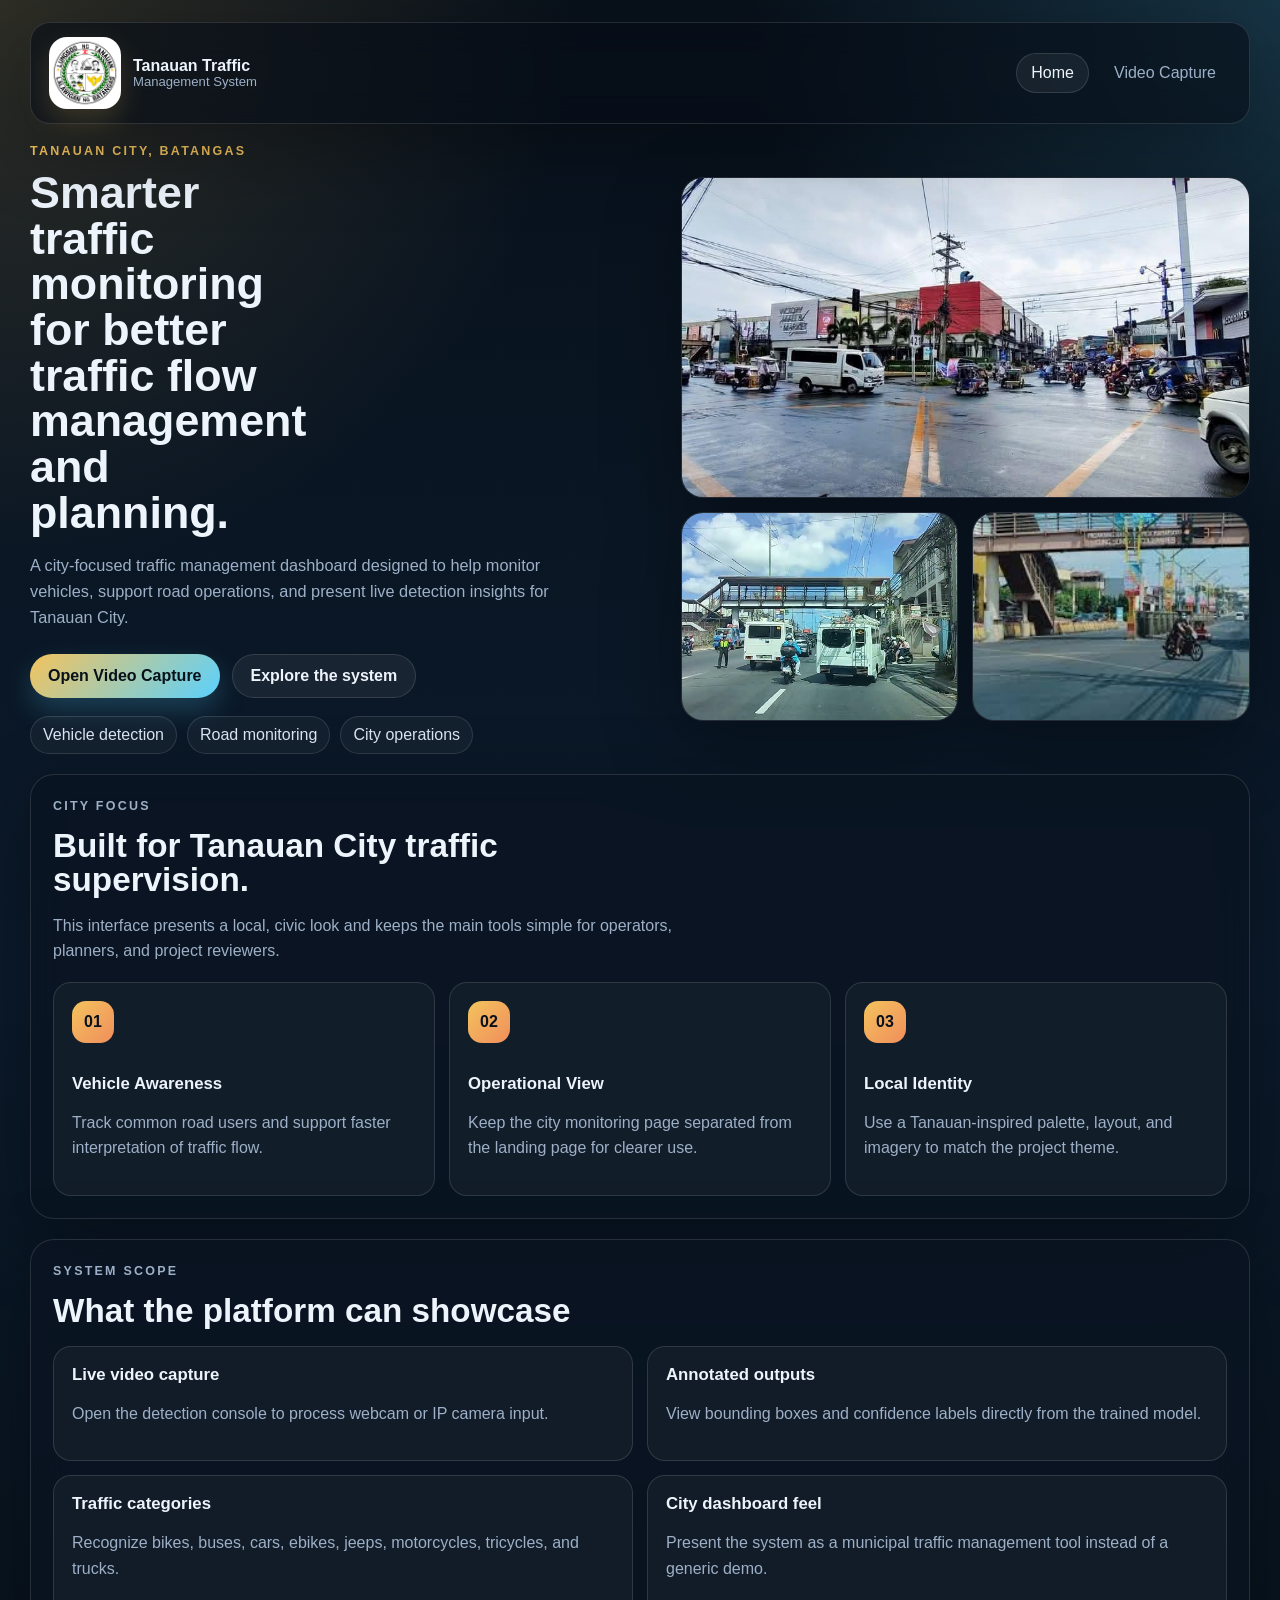
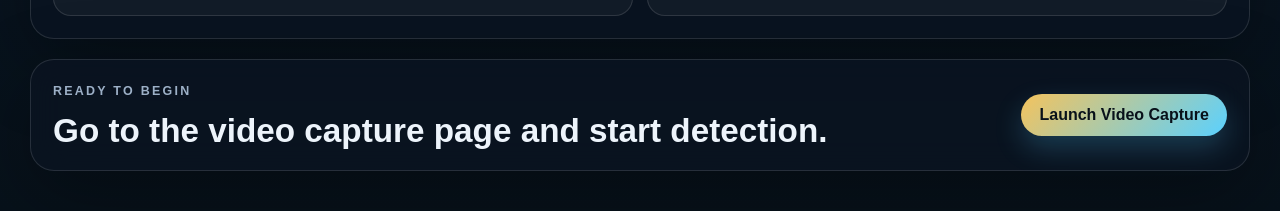
<file: index.html>
<!doctype html>
<html lang="en">
  <head>
    <meta charset="utf-8" />
    <meta name="viewport" content="width=device-width, initial-scale=1" />
    <title>Tanauan City TMS</title>
    <link rel="icon" type="image/png" href="/assets/tanauancitylogo_favicon.png" />
    <link rel="apple-touch-icon" href="/assets/tanauancitylogo_favicon.png" />
    <link rel="stylesheet" href="/static/styles.css" />
  </head>
  <body class="home-page">
    <div class="page-shell">
      <header class="topbar">
        <a class="brand" href="/">
          <span class="brand-mark">
            <img src="/assets/tanauancitylogo.png" alt="Tanauan City logo" />
          </span>
          <span>
            <strong>Tanauan Traffic</strong>
            <small>Management System</small>
          </span>
        </a>

        <nav class="nav-links" aria-label="Primary">
          <a class="nav-link active" href="/">Home</a>
          <a class="nav-link" href="/videocapture">Video Capture</a>
        </nav>
      </header>

      <section class="hero home-hero">
        <div class="hero-copy">
          <p class="eyebrow">Tanauan City, Batangas</p>
          <h1>Smarter traffic monitoring for better traffic flow management and planning.</h1>
          <p class="lead">
            A city-focused traffic management dashboard designed to help monitor vehicles,
            support road operations, and present live detection insights for Tanauan City.
          </p>

          <div class="hero-actions">
            <a class="btn btn-primary" href="/videocapture">Open Video Capture</a>
            <a class="btn btn-secondary" href="#city-highlights">Explore the system</a>
          </div>

          <div class="hero-badges">
            <span>Vehicle detection</span>
            <span>Road monitoring</span>
            <span>City operations</span>
          </div>
        </div>

        <div class="hero-visual">
          <div class="visual-card visual-card-large">
            <img
              src="/assets/515438059_1493906561594596_1172702614256008150_n.jpg"
              alt="Traffic scene in Tanauan City"
            />
          </div>
          <div class="visual-grid">
            <div class="visual-card">
              <img src="/assets/hq720.jpg" alt="Tanauan road traffic scene" />
            </div>
            <div class="visual-card">
              <img src="/assets/images.jpg" alt="City road monitoring scene" />
            </div>
          </div>
        </div>
      </section>

      <section class="section" id="city-highlights">
        <div class="section-head">
          <p class="eyebrow">City focus</p>
          <h2>Built for Tanauan City traffic supervision.</h2>
          <p>
            This interface presents a local, civic look and keeps the main tools simple for
            operators, planners, and project reviewers.
          </p>
        </div>

        <div class="feature-grid">
          <article class="feature-card">
            <span class="feature-icon">01</span>
            <h3>Vehicle Awareness</h3>
            <p>Track common road users and support faster interpretation of traffic flow.</p>
          </article>
          <article class="feature-card">
            <span class="feature-icon">02</span>
            <h3>Operational View</h3>
            <p>Keep the city monitoring page separated from the landing page for clearer use.</p>
          </article>
          <article class="feature-card">
            <span class="feature-icon">03</span>
            <h3>Local Identity</h3>
            <p>Use a Tanauan-inspired palette, layout, and imagery to match the project theme.</p>
          </article>
        </div>
      </section>

      <section class="section split-panel">
        <div class="section-head">
          <p class="eyebrow">System scope</p>
          <h2>What the platform can showcase</h2>
        </div>

        <div class="scope-grid">
          <div class="scope-item">
            <strong>Live video capture</strong>
            <p>Open the detection console to process webcam or IP camera input.</p>
          </div>
          <div class="scope-item">
            <strong>Annotated outputs</strong>
            <p>View bounding boxes and confidence labels directly from the trained model.</p>
          </div>
          <div class="scope-item">
            <strong>Traffic categories</strong>
            <p>Recognize bikes, buses, cars, ebikes, jeeps, motorcycles, tricycles, and trucks.</p>
          </div>
          <div class="scope-item">
            <strong>City dashboard feel</strong>
            <p>Present the system as a municipal traffic management tool instead of a generic demo.</p>
          </div>
        </div>
      </section>

      <section class="cta-panel">
        <div>
          <p class="eyebrow">Ready to begin</p>
          <h2>Go to the video capture page and start detection.</h2>
        </div>
        <a class="btn btn-primary" href="/videocapture">Launch Video Capture</a>
      </section>
    </div>
    <script>
      window.RENDER_BACKEND_URL =
        window.location.hostname === "localhost" || window.location.hostname === "127.0.0.1"
          ? ""
          : "https://trafficdetect-vehicledetection-counting.onrender.com";
    </script>
  </body>
</html>
</file>
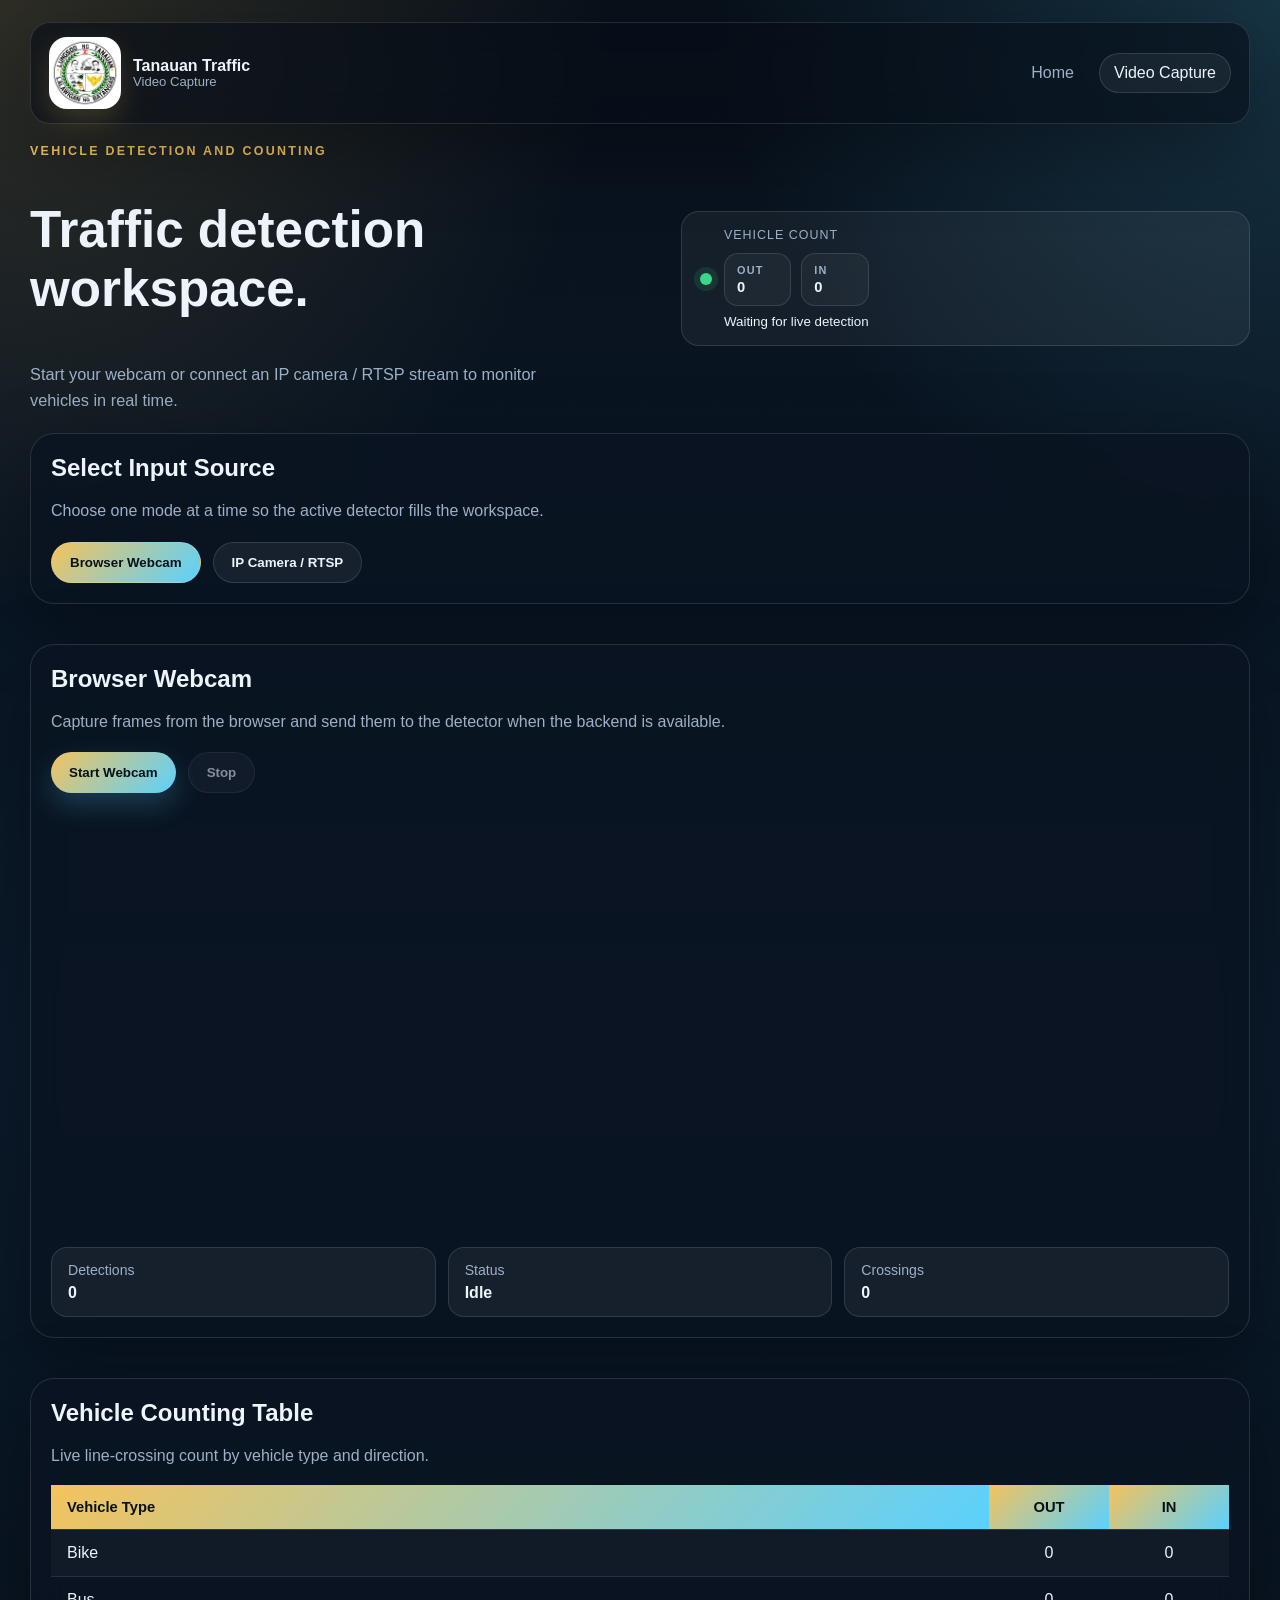
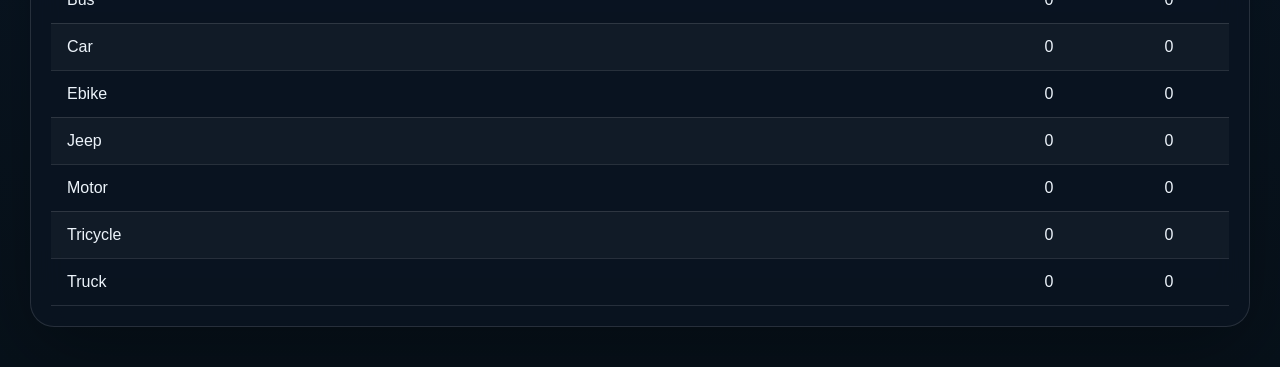
<file: videocapture/index.html>
<!doctype html>
<html lang="en">
  <head>
    <meta charset="utf-8" />
    <meta name="viewport" content="width=device-width, initial-scale=1" />
    <title>Tanauan City TDS</title>
    <link rel="icon" type="image/png" href="/assets/tanauancitylogo_favicon.png" />
    <link rel="apple-touch-icon" href="/assets/tanauancitylogo_favicon.png" />
    <link rel="stylesheet" href="/static/styles.css" />
  </head>
  <body class="capture-page">
    <div class="page-shell">
      <header class="topbar">
        <a class="brand" href="/">
          <span class="brand-mark">
            <img src="/assets/tanauancitylogo.png" alt="Tanauan City logo" />
          </span>
          <span>
            <strong>Tanauan Traffic</strong>
            <small>Video Capture</small>
          </span>
        </a>

        <nav class="nav-links" aria-label="Primary">
          <a class="nav-link" href="/">Home</a>
          <a class="nav-link active" href="/videocapture">Video Capture</a>
        </nav>
      </header>

      <section class="hero compact-hero">
        <div>
          <p class="eyebrow">Vehicle Detection and Counting</p>
          <h1>Traffic detection workspace.</h1>
          <p class="lead">
            Start your webcam or connect an IP camera / RTSP stream to monitor vehicles
            in real time.
          </p>
        </div>
        <div class="status-card">
          <div class="status-dot"></div>
          <div class="status-stack">
            <p class="status-label">Vehicle Count</p>
            <div class="direction-metrics">
              <div class="direction-metric">
                <span>OUT</span>
                <strong id="vehicle-out-total">0</strong>
              </div>
              <div class="direction-metric">
                <span>IN</span>
                <strong id="vehicle-in-total">0</strong>
              </div>
            </div>
            <small id="vehicle-status">Waiting for live detection</small>
          </div>
        </div>
      </section>

      <section class="mode-switcher panel">
        <div class="panel-head">
          <h2>Select Input Source</h2>
          <p>Choose one mode at a time so the active detector fills the workspace.</p>
        </div>

        <div class="mode-buttons" role="tablist" aria-label="Input source">
          <button id="mode-webcam" class="mode-btn active" type="button">Browser Webcam</button>
          <button id="mode-stream" class="mode-btn" type="button">IP Camera / RTSP</button>
        </div>
      </section>

      <main class="grid">
        <section id="webcam-panel" class="panel mode-panel active">
          <div class="panel-head">
            <h2>Browser Webcam</h2>
            <p>Capture frames from the browser and send them to the detector when the backend is available.</p>
          </div>

          <div class="controls">
            <button id="start-webcam" class="btn btn-primary" type="button">Start Webcam</button>
            <button id="stop-webcam" class="btn btn-secondary" type="button" disabled>Stop</button>
          </div>

          <div class="video-wrap video-wrap-large centered-media">
            <video id="webcam-video" class="hidden" autoplay playsinline muted></video>
            <img id="annotated-image" alt="Annotated detection result" />
          </div>

          <div class="capture-summary">
            <div class="summary-pill">
              <span>Detections</span>
              <strong id="detection-count">0</strong>
            </div>
            <div class="summary-pill">
              <span>Status</span>
              <strong id="webcam-status">Idle</strong>
            </div>
            <div class="summary-pill summary-pill-wide">
              <span>Crossings</span>
              <strong id="vehicle-total-inline">0</strong>
            </div>
          </div>
        </section>

        <section id="stream-panel" class="panel mode-panel">
          <div class="panel-head">
            <h2>IP Camera / RTSP</h2>
            <p>Open a network stream in the backend and render it as MJPEG in the browser.</p>
          </div>

          <label class="field">
            <span>Stream URL</span>
            <input
              id="stream-source"
              type="text"
              placeholder="rtsp://user:password@192.168.1.10:554/stream"
            />
          </label>

          <div class="controls">
            <button id="open-stream" class="btn btn-primary" type="button">Open Stream</button>
            <button id="close-stream" class="btn btn-secondary" type="button">Close</button>
          </div>

          <div class="stream-frame">
            <img id="stream-view" alt="IP camera stream preview" />
          </div>

          <p class="helper">
            Tip: for a local USB webcam, use the Browser Webcam section. For IP cameras,
            use a URL that OpenCV can read.
            If the backend is unavailable, the page will stay in local preview mode.
          </p>
        </section>

        <section class="panel vehicle-table-panel">
          <div class="panel-head">
            <h2>Vehicle Counting Table</h2>
            <p>Live line-crossing count by vehicle type and direction.</p>
          </div>

          <div class="table-wrap">
            <table class="vehicle-table">
              <thead>
                <tr>
                  <th>Vehicle Type</th>
                  <th>OUT</th>
                  <th>IN</th>
                </tr>
              </thead>
              <tbody id="vehicle-count-body">
                <tr><td>Bike</td><td>0</td><td>0</td></tr>
                <tr><td>Bus</td><td>0</td><td>0</td></tr>
                <tr><td>Car</td><td>0</td><td>0</td></tr>
                <tr><td>Ebike</td><td>0</td><td>0</td></tr>
                <tr><td>Jeep</td><td>0</td><td>0</td></tr>
                <tr><td>Motor</td><td>0</td><td>0</td></tr>
                <tr><td>Tricycle</td><td>0</td><td>0</td></tr>
                <tr><td>Truck</td><td>0</td><td>0</td></tr>
              </tbody>
            </table>
          </div>
        </section>
      </main>
    </div>

    <script>
      window.RENDER_BACKEND_URL =
        window.location.hostname === "localhost" || window.location.hostname === "127.0.0.1"
          ? ""
          : "https://trafficdetect-vehicledetection-counting.onrender.com";
    </script>
    <canvas id="capture-canvas" class="hidden"></canvas>
    <script src="/static/app.js"></script>
  </body>
</html>
</file>
<file: static/styles.css>
:root {
  --bg: #07131f;
  --bg-2: #0b1b2e;
  --panel: rgba(10, 20, 33, 0.82);
  --panel-strong: rgba(8, 16, 28, 0.96);
  --border: rgba(255, 255, 255, 0.12);
  --text: #edf4fb;
  --muted: #9db0c7;
  --accent: #f4c35d;
  --accent-2: #5ad1ff;
  --accent-3: #ef6f61;
  --success: #39d98a;
  --shadow: 0 24px 80px rgba(0, 0, 0, 0.32);
}

* {
  box-sizing: border-box;
}

html {
  scroll-behavior: smooth;
}

body {
  margin: 0;
  min-height: 100vh;
  color: var(--text);
  font-family: "Segoe UI", Arial, Helvetica, sans-serif;
  background:
    radial-gradient(circle at top left, rgba(244, 195, 93, 0.16), transparent 26%),
    radial-gradient(circle at top right, rgba(90, 209, 255, 0.18), transparent 24%),
    linear-gradient(180deg, #08111b 0%, #0b1a2b 54%, #07111a 100%);
}

body::before {
  content: "";
  position: fixed;
  inset: 0;
  pointer-events: none;
  background:
    linear-gradient(transparent 0 94%, rgba(255, 255, 255, 0.03) 94% 95%, transparent 95% 100%),
    linear-gradient(90deg, transparent 0 96%, rgba(255, 255, 255, 0.03) 96% 97%, transparent 97% 100%);
  background-size: 100% 72px, 72px 100%;
  opacity: 0.25;
}

a {
  color: inherit;
  text-decoration: none;
}

img {
  display: block;
  max-width: 100%;
}

.page-shell {
  width: min(1220px, calc(100% - 32px));
  margin: 0 auto;
  padding: 22px 0 40px;
  position: relative;
  z-index: 1;
}

.topbar {
  display: flex;
  align-items: center;
  justify-content: space-between;
  gap: 18px;
  padding: 14px 18px;
  border: 1px solid var(--border);
  border-radius: 20px;
  background: rgba(5, 13, 23, 0.6);
  backdrop-filter: blur(16px);
  box-shadow: var(--shadow);
}

.brand {
  display: inline-flex;
  align-items: center;
  gap: 12px;
}

.brand-mark {
  display: grid;
  place-items: center;
  width: 72px;
  height: 72px;
  border-radius: 18px;
  background: #ffffff;
  border: 1px solid rgba(255, 255, 255, 0.18);
  box-shadow: 0 12px 28px rgba(244, 195, 93, 0.18);
  overflow: hidden;
  flex: 0 0 72px;
}

.brand-mark img {
  width: 100%;
  height: 100%;
  object-fit: contain;
  object-position: center;
  background: #ffffff;
}

.brand strong,
.brand small {
  display: block;
  line-height: 1.1;
}

.brand strong {
  font-size: 1rem;
}

.brand small {
  color: var(--muted);
  font-size: 0.82rem;
}

.nav-links {
  display: flex;
  flex-wrap: wrap;
  gap: 10px;
}

.nav-link {
  padding: 10px 14px;
  border-radius: 999px;
  color: var(--muted);
  border: 1px solid transparent;
  transition: background-color 0.2s ease, color 0.2s ease, border-color 0.2s ease;
}

.nav-link:hover,
.nav-link.active {
  color: var(--text);
  border-color: var(--border);
  background: rgba(255, 255, 255, 0.06);
}

.hero,
.section,
.panel,
.cta-panel {
  margin-top: 20px;
}

.hero {
  display: grid;
  grid-template-columns: minmax(0, 1.05fr) minmax(0, 0.95fr);
  gap: 22px;
  align-items: center;
}

.hero-copy h1,
.section-head h2,
.cta-panel h2 {
  margin: 0;
  line-height: 1.02;
}

.hero-copy h1 {
  font-size: clamp(2.25rem, 3.5vw, 4.9rem);
  max-width: 11ch;
}

.compact-hero h1 {
  max-width: 14ch;
  font-size: clamp(2rem, 4vw, 3.6rem);
}

.lead,
.section-head p,
.cta-panel p,
.panel-head p,
.helper,
.scope-item p,
.feature-card p {
  color: var(--muted);
  line-height: 1.6;
}

.lead {
  margin: 16px 0 0;
  max-width: 62ch;
  font-size: 1.02rem;
}

.eyebrow {
  margin: 0 0 12px;
  color: var(--accent);
  text-transform: uppercase;
  letter-spacing: 0.18em;
  font-size: 0.78rem;
  font-weight: 700;
}

.hero-actions {
  display: flex;
  flex-wrap: wrap;
  gap: 12px;
  margin-top: 24px;
}

.hero-badges {
  display: flex;
  flex-wrap: wrap;
  gap: 10px;
  margin-top: 18px;
}

.hero-badges span {
  padding: 9px 12px;
  border-radius: 999px;
  color: #dce7f4;
  border: 1px solid var(--border);
  background: rgba(255, 255, 255, 0.04);
}

.btn,
button {
  display: inline-flex;
  align-items: center;
  justify-content: center;
  gap: 8px;
  border: 0;
  border-radius: 999px;
  padding: 12px 18px;
  font-weight: 800;
  cursor: pointer;
  transition: transform 0.18s ease, opacity 0.18s ease, box-shadow 0.18s ease;
}

.btn:hover,
button:hover {
  transform: translateY(-1px);
}

.btn-primary {
  color: #08111a;
  background: linear-gradient(135deg, #f4c35d, #5ad1ff);
  box-shadow: 0 12px 28px rgba(90, 209, 255, 0.22);
}

.btn-secondary {
  color: var(--text);
  background: rgba(255, 255, 255, 0.06);
  border: 1px solid var(--border);
}

.hero-visual {
  display: grid;
  gap: 14px;
}

.visual-grid {
  display: grid;
  grid-template-columns: repeat(2, minmax(0, 1fr));
  gap: 14px;
}

.visual-card {
  overflow: hidden;
  border-radius: 22px;
  border: 1px solid var(--border);
  background: var(--panel-strong);
  box-shadow: var(--shadow);
}

.visual-card img {
  width: 100%;
  height: 100%;
  object-fit: cover;
  aspect-ratio: 4 / 3;
  transition: transform 0.35s ease;
}

.visual-card:hover img {
  transform: scale(1.03);
}

.visual-card-large img {
  aspect-ratio: 16 / 9;
}

.section,
.panel,
.cta-panel {
  border: 1px solid var(--border);
  border-radius: 24px;
  background: var(--panel);
  box-shadow: var(--shadow);
  backdrop-filter: blur(16px);
}

.section {
  padding: 22px;
}

.section-head {
  max-width: 70ch;
}

.section-head h2,
.cta-panel h2 {
  font-size: clamp(1.5rem, 2.6vw, 2.4rem);
}

.feature-grid,
.scope-grid {
  display: grid;
  gap: 14px;
  margin-top: 18px;
}

.feature-grid {
  grid-template-columns: repeat(3, minmax(0, 1fr));
}

.feature-card,
.scope-item {
  padding: 18px;
  border-radius: 18px;
  background: rgba(255, 255, 255, 0.04);
  border: 1px solid var(--border);
}

.feature-icon {
  display: inline-flex;
  align-items: center;
  justify-content: center;
  width: 42px;
  height: 42px;
  border-radius: 14px;
  margin-bottom: 14px;
  color: #09111c;
  font-weight: 900;
  background: linear-gradient(135deg, #f4c35d, #f08e5c);
}

.feature-card h3,
.scope-item strong {
  display: block;
  margin-bottom: 8px;
  color: var(--text);
  font-size: 1.05rem;
}

.split-panel {
  padding: 22px;
}

.scope-grid {
  grid-template-columns: repeat(2, minmax(0, 1fr));
}

.cta-panel {
  display: flex;
  align-items: center;
  justify-content: space-between;
  gap: 18px;
  padding: 22px;
}

.panel {
  padding: 20px;
}

.panel-head h2 {
  margin: 0 0 8px;
}

.mode-switcher {
  margin-top: 20px;
}

.mode-buttons {
  display: flex;
  flex-wrap: wrap;
  gap: 12px;
  margin-top: 18px;
}

.mode-btn {
  color: var(--text);
  background: rgba(255, 255, 255, 0.06);
  border: 1px solid var(--border);
}

.mode-btn.active {
  color: #08111a;
  background: linear-gradient(135deg, #f4c35d, #5ad1ff);
}

.grid {
  display: grid;
  gap: 20px;
  margin-top: 20px;
}

.mode-panel {
  display: none;
}

.mode-panel.active {
  display: block;
}

.controls {
  display: flex;
  flex-wrap: wrap;
  gap: 12px;
  margin: 18px 0;
}

.status-card {
  display: flex;
  gap: 12px;
  align-items: center;
  padding: 16px 18px;
  border: 1px solid var(--border);
  border-radius: 18px;
  background: rgba(255, 255, 255, 0.05);
}

.status-dot {
  width: 12px;
  height: 12px;
  border-radius: 999px;
  background: var(--success);
  box-shadow: 0 0 0 6px rgba(57, 217, 138, 0.12);
}

.status-label {
  margin: 0 0 3px;
  color: var(--muted);
  text-transform: uppercase;
  letter-spacing: 0.08em;
  font-size: 0.78rem;
}

.status-card strong,
.status-card small {
  display: block;
}

.status-stack {
  display: grid;
  gap: 8px;
}

.direction-metrics {
  display: grid;
  grid-template-columns: repeat(2, minmax(0, 1fr));
  gap: 10px;
}

.direction-metric {
  padding: 10px 12px;
  border-radius: 14px;
  background: rgba(255, 255, 255, 0.04);
  border: 1px solid var(--border);
}

.direction-metric span {
  display: block;
  margin-bottom: 4px;
  color: var(--muted);
  font-size: 0.68rem;
  font-weight: 700;
  text-transform: uppercase;
  letter-spacing: 0.12em;
}

.direction-metric strong {
  font-size: 0.92rem;
  line-height: 1;
}

.stats {
  display: grid;
  grid-template-columns: repeat(2, minmax(0, 1fr));
  gap: 12px;
  margin-top: 16px;
}

.stats > div {
  padding: 14px 16px;
  border-radius: 16px;
  background: rgba(255, 255, 255, 0.05);
  border: 1px solid var(--border);
}

.stats span {
  display: block;
  margin-bottom: 6px;
  color: var(--muted);
  font-size: 0.88rem;
}

.stats strong {
  font-size: 1.1rem;
}

.capture-summary {
  display: grid;
  grid-template-columns: repeat(3, minmax(0, 1fr));
  gap: 12px;
  margin-top: 16px;
}

.summary-pill {
  padding: 14px 16px;
  border-radius: 16px;
  background: rgba(255, 255, 255, 0.05);
  border: 1px solid var(--border);
}

.summary-pill span {
  display: block;
  margin-bottom: 6px;
  color: var(--muted);
  font-size: 0.88rem;
}

.summary-pill strong {
  font-size: 1rem;
}

.summary-pill-wide {
  display: flex;
  flex-direction: column;
  justify-content: center;
}

.field {
  display: grid;
  gap: 8px;
}

.field span {
  color: var(--muted);
  font-size: 0.92rem;
}

.field input {
  width: 100%;
  padding: 14px 16px;
  border-radius: 14px;
  border: 1px solid var(--border);
  background: rgba(255, 255, 255, 0.06);
  color: var(--text);
  outline: none;
}

.field input::placeholder {
  color: #77889d;
}

.video-wrap {
  display: grid;
  grid-template-columns: 1fr 1fr;
  gap: 14px;
}

.video-wrap-large {
  grid-template-columns: minmax(0, 1fr);
  justify-items: center;
}

.centered-media {
  position: relative;
  width: 100%;
  max-width: 1000px;
  margin: 0 auto;
  overflow: hidden;
  border-radius: 18px;
  min-height: 420px;
}

video,
.video-wrap img,
.stream-frame img {
  width: 100%;
  min-height: 420px;
  object-fit: contain;
  border-radius: 18px;
  background: var(--panel-strong);
  border: 1px solid var(--border);
}

#webcam-video,
#annotated-image {
  position: absolute;
  inset: 0;
  width: 100%;
  height: 100%;
  min-height: 0;
  max-height: none;
}

#webcam-video {
  z-index: 1;
  object-fit: cover;
}

#annotated-image {
  z-index: 2;
  object-fit: contain;
  pointer-events: none;
  transition: opacity 0.18s ease;
  opacity: 0;
  background: transparent;
}

.video-wrap-large video,
.video-wrap-large img {
  max-width: 100%;
  min-height: 520px;
  max-height: 70vh;
}

@media (max-width: 980px) {
  .centered-media {
    min-height: 320px;
  }
}

.stream-frame {
  margin-top: 14px;
}

.vehicle-table-panel {
  overflow: hidden;
}

.table-wrap {
  overflow-x: auto;
  margin-top: 16px;
}

.vehicle-table {
  width: 100%;
  border-collapse: collapse;
  min-width: 520px;
}

.vehicle-table th,
.vehicle-table td {
  padding: 14px 16px;
  text-align: left;
  border-bottom: 1px solid var(--border);
}

.vehicle-table th {
  color: #08111a;
  background: linear-gradient(135deg, #f4c35d, #5ad1ff);
  font-size: 0.92rem;
}

.vehicle-table tbody tr:nth-child(odd) td {
  background: rgba(255, 255, 255, 0.03);
}

.vehicle-table td:last-child,
.vehicle-table th:nth-child(2),
.vehicle-table th:nth-child(3),
.vehicle-table td:nth-child(2),
.vehicle-table td:nth-child(3) {
  text-align: center;
  width: 120px;
}

.hidden {
  display: none;
}

button:disabled {
  opacity: 0.55;
  cursor: not-allowed;
  transform: none;
}

@media (max-width: 980px) {
  .topbar,
  .hero,
  .cta-panel {
    grid-template-columns: 1fr;
  }

  .topbar,
  .hero,
  .cta-panel {
    display: grid;
  }

  .nav-links {
    justify-content: flex-start;
  }

  .feature-grid,
  .scope-grid,
  .stats,
  .capture-summary,
  .visual-grid,
  .video-wrap,
  .video-wrap-large {
    grid-template-columns: 1fr;
  }

  video,
  .video-wrap img,
  .stream-frame img,
  .video-wrap-large video,
  .video-wrap-large img {
    min-height: 320px;
  }
}
</file>
